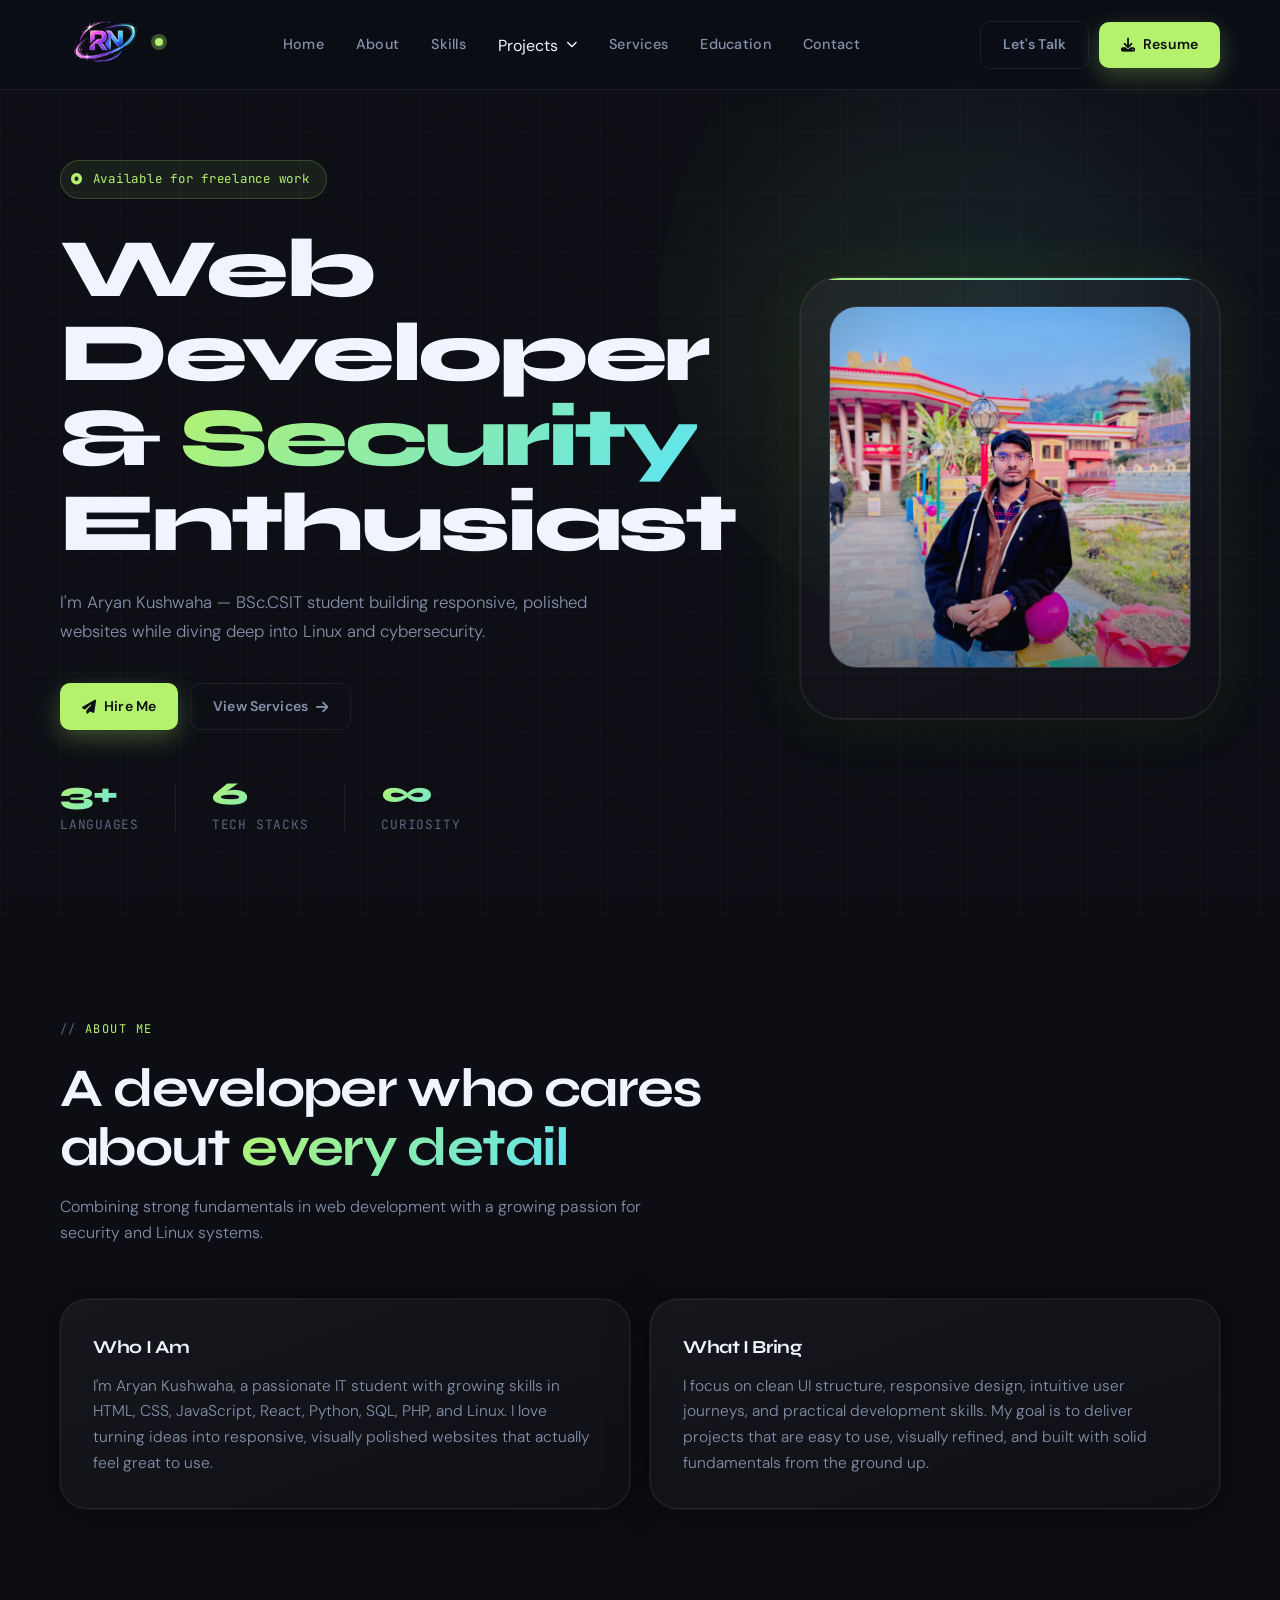
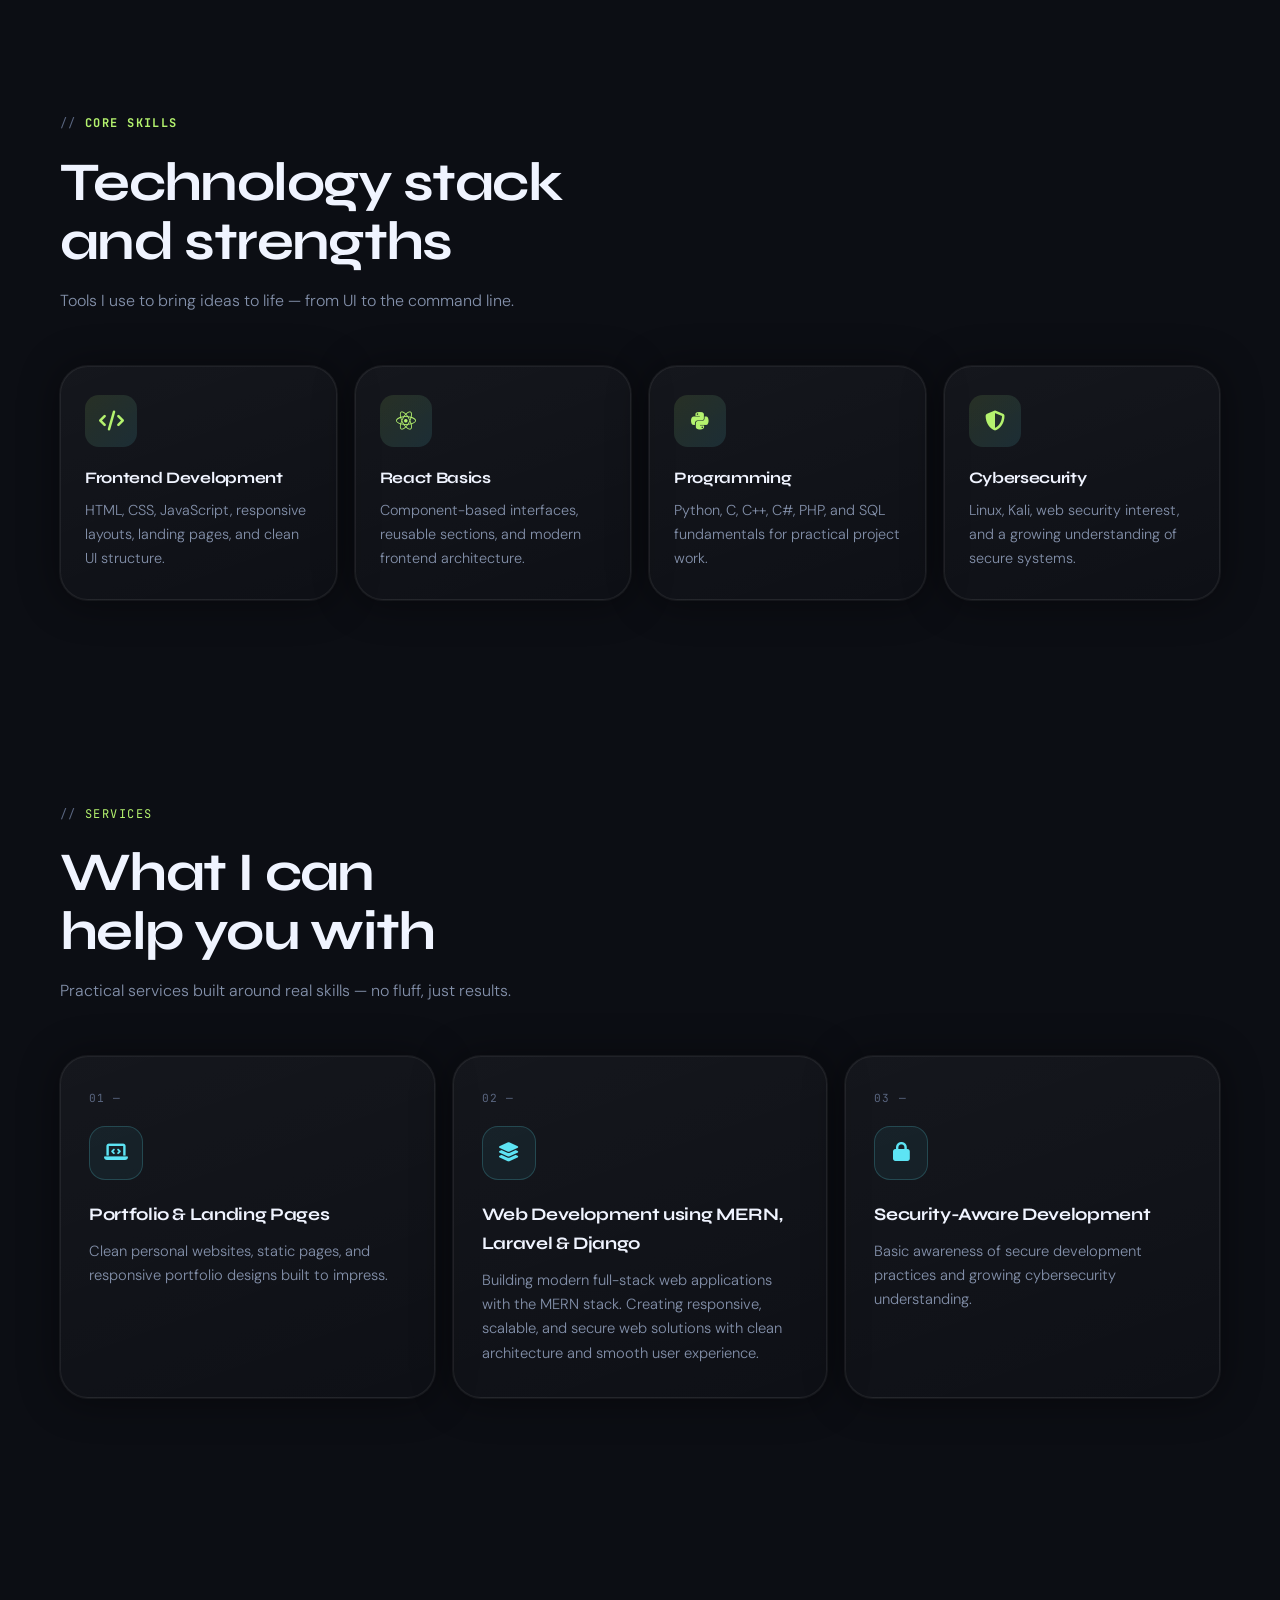
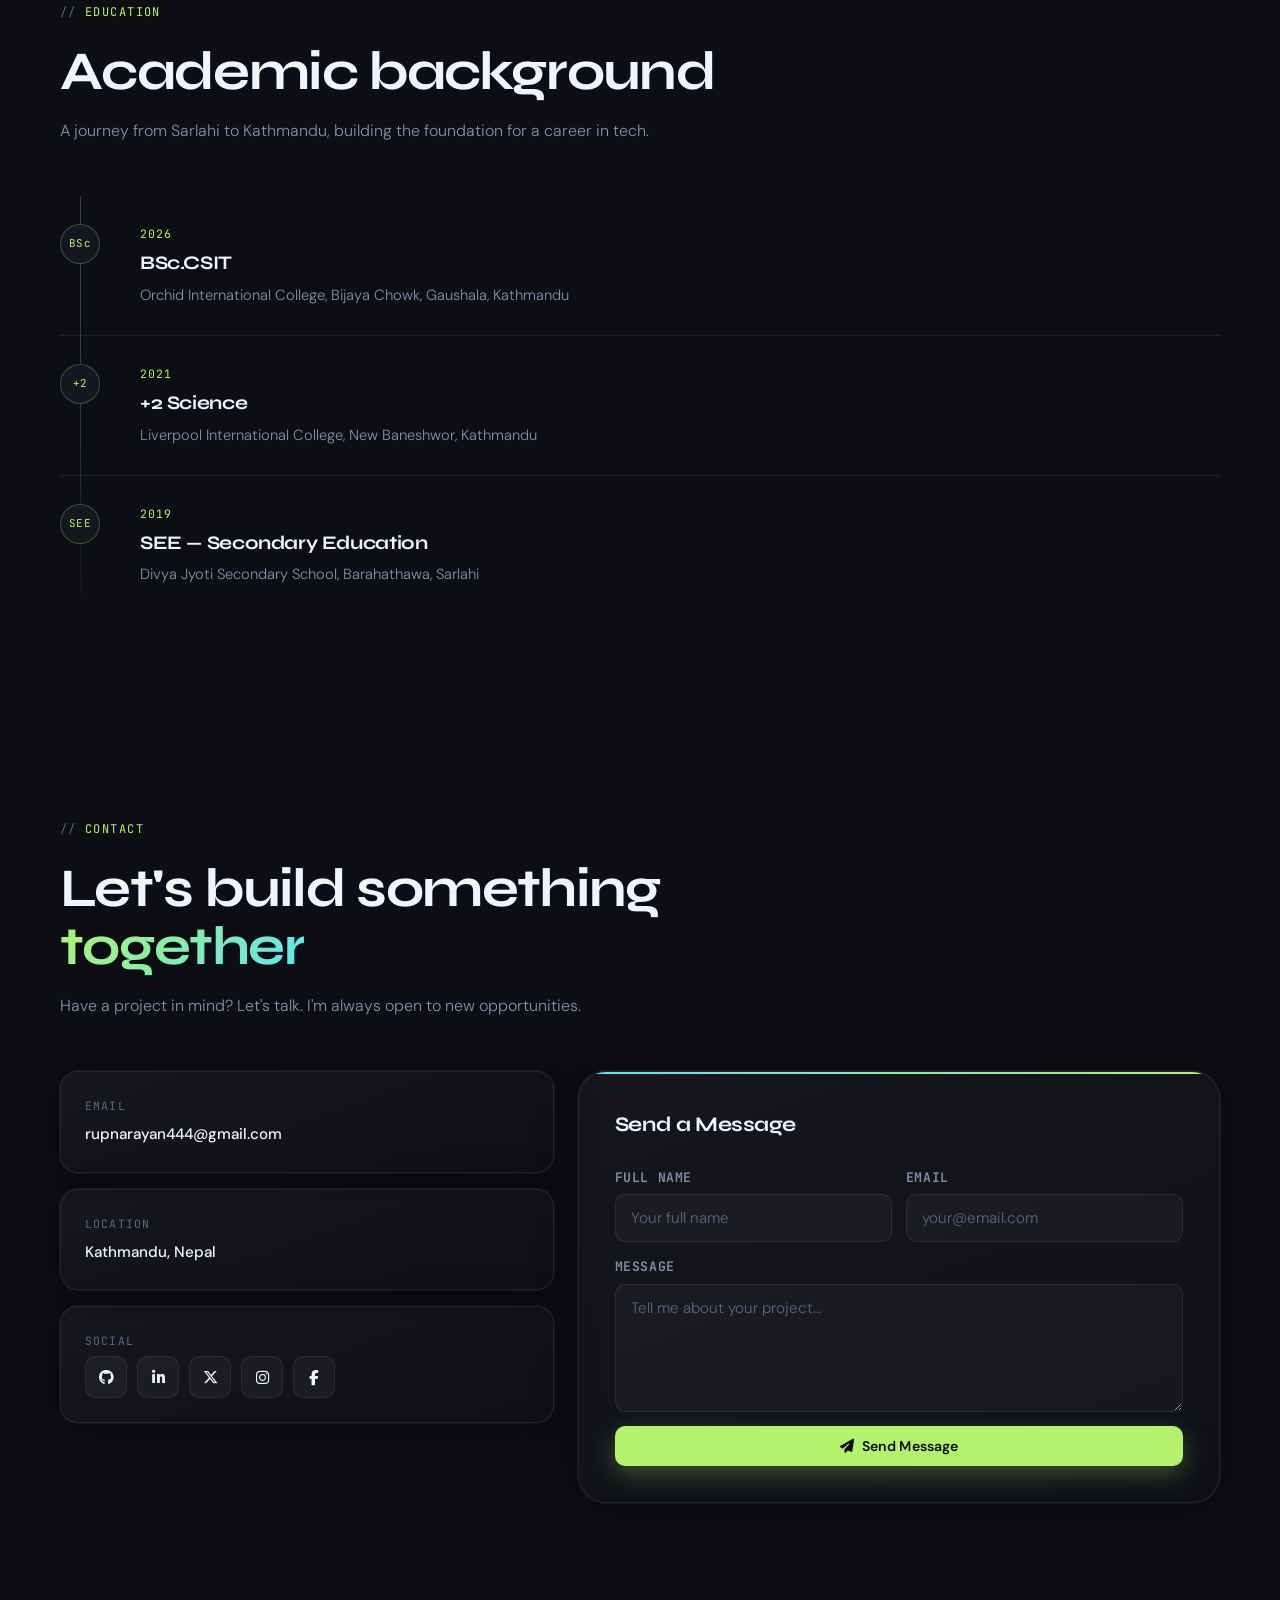
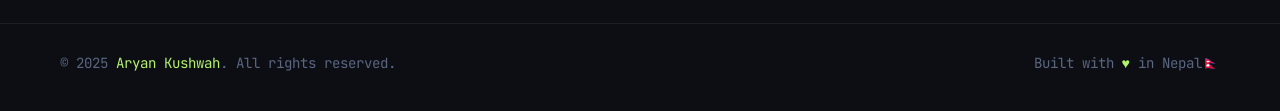
<file: index.html>
<!DOCTYPE html>
<html lang="en">
  <head>
    <meta charset="UTF-8" />

    <meta name="viewport" content="width=device-width, initial-scale=1.0" />

    <link rel="icon" type="image/png" href="./assests/logo.png" />

    <title>Aryan Kushwaha | Portfolio</title>

    <meta
      name="description"
      content="Portfolio of Aryan Kushwaha — BSc.CSIT student, web developer, and aspiring cybersecurity enthusiast."
    />

    <!-- Google Fonts -->
    <link rel="preconnect" href="https://fonts.googleapis.com" />

    <link rel="preconnect" href="https://fonts.gstatic.com" crossorigin />

    <link
      href="https://fonts.googleapis.com/css2?family=Syne:wght@400;500;600;700;800&family=DM+Sans:ital,wght@0,300;0,400;0,500;1,300&family=JetBrains+Mono:wght@400;500&display=swap"
      rel="stylesheet"
    />

    <!-- Font Awesome -->
    <link
      rel="stylesheet"
      href="https://cdnjs.cloudflare.com/ajax/libs/font-awesome/6.5.2/css/all.min.css"
      crossorigin="anonymous"
      referrerpolicy="no-referrer"
    />

    <!-- Main CSS -->
    <link rel="stylesheet" href="./styles.css" />
  </head>

  <body>
    <header class="site-header">
      <div class="container nav">
        <!-- Logo -->
        <a class="brand" href="#home" aria-label="Aryan Kushwaha Home">
          <img
            src="./assests/logo.png"
            alt="Aryan Kushwaha Logo"
            class="brand-logo"
          />

          <span class="brand-dot"></span>
        </a>

        <!-- Mobile Menu Button -->
        <button
          class="menu-btn"
          id="menuBtn"
          type="button"
          aria-label="Toggle navigation"
          aria-expanded="false"
        >
          <i class="fa-solid fa-bars"></i>
        </button>

        <!-- Navigation -->
        <nav class="nav-links" id="navLinks">
          <a href="#home">Home</a>

          <a href="#about">About</a>

          <a href="#skills">Skills</a>

          <!-- PROJECTS DROPDOWN -->

          <div class="nav-projects">
            <button
              class="projects-toggle"
              id="projectsToggle"
              type="button"
              aria-expanded="false"
              aria-haspopup="true"
            >
              <span>Projects</span>
              <i class="fa-solid fa-chevron-down"></i>
            </button>

            <!-- PROJECTS DROPDOWN -->

            <div class="projects-dropdown" id="projectsDropdown">
              <!-- SOLO DEVELOPED -->

              <div class="project-category">
                <div class="project-category-title">
                  <i class="fa-solid fa-user"></i>
                  <span>Solo Developed</span>
                </div>

                <!-- PROJECT 1 -->
                <article class="project-item">
                  <img
                    src="./images/HousePermitPortal.png"
                    alt="House Permit Portal Dashboard"
                    loading="lazy"
                  />

                  <div class="project-info">
                    <h4>House Permit Portal</h4>

                    <p>
                      Your trusted online solution for applying, tracking, and
                      managing house permits
                    </p>

                    <div class="project-links">
                      <a
                        href="https://house-permit-portal.onrender.com/"
                        target="_blank"
                        rel="noopener noreferrer"
                      >
                        View Project
                        <i class="fa-solid fa-arrow-up-right-from-square"></i>
                      </a>
                    </div>
                  </div>
                </article>

                <!-- PROJECT 2 -->
                <article class="project-item">
                  <img
                    src="./images/Mayamilan.png"
                    alt="MayaMilan Dating Dashboard"
                    loading="lazy"
                  />

                  <div class="project-info">
                    <h4>MayaMilan</h4>

                    <p>Real People. Real Connections. Real Love.</p>

                    <div class="project-links">
                      <a
                        href="https://mayamilan.vercel.app/"
                        target="_blank"
                        rel="noopener noreferrer"
                      >
                        View Project
                        <i class="fa-solid fa-arrow-up-right-from-square"></i>
                      </a>
                    </div>
                  </div>
                </article>

                <!-- PROJECT 3 -->
                <article class="project-item">
                  <img
                    src="./images/Gyanodaya Bal Batika School.png"
                    alt="Gyanodaya Bal Batika School Dashboard"
                    loading="lazy"
                  />

                  <div class="project-info">
                    <h4>Gyanodaya Bal Batika School</h4>

                    <p>
                      Building knowledge, character and a brighter future for
                      every student
                    </p>

                    <div class="project-links">
                      <a
                        href="https://gyanodaya-bal-batika-school.vercel.app/"
                        target="_blank"
                        rel="noopener noreferrer"
                      >
                        View Project
                        <i class="fa-solid fa-arrow-up-right-from-square"></i>
                      </a>
                    </div>
                  </div>
                </article>
              </div>

              <!-- CONTRIBUTOR -->

              <div class="project-category">
                <div class="project-category-title">
                  <i class="fa-solid fa-users"></i>
                  <span>Contributor</span>
                </div>

                <!-- PROJECT 2 -->
                <article class="project-item">
                  <img
                    src="./images/starMicroInsurance.jpg"
                    alt="Star Micro Insurance Co. Ltd. Dashboard"
                    loading="lazy"
                  />

                  <div class="project-info">
                    <h4>Star Micro Insurance Co. Ltd.</h4>

                    <p>
                      Responsive star Micro Insurance Co. Ltd. with a modern
                      user interface.
                    </p>

                    <div class="project-links">
                      <a
                        href="https://starmicroinsure.com/"
                        target="_blank"
                        rel="noopener noreferrer"
                      >
                        View Project
                        <i class="fa-solid fa-arrow-up-right-from-square"></i>
                      </a>
                    </div>
                  </div>
                </article>

                <!-- PROJECT 3 -->
                <article class="project-item">
                  <img
                    src="./images/Quiz Battleground.png"
                    alt="Quiz Battleground Website"
                    loading="lazy"
                  />

                  <div class="project-info">
                    <h4>Quiz Battleground</h4>

                    <p>
                      Test your knowledge, challenge your friends, and compete
                      in real-time quiz battles
                    </p>

                    <div class="project-links">
                      <a
                        href="https://quiz-battleground.vercel.app/"
                        target="_blank"
                        rel="noopener noreferrer"
                      >
                        View Project
                        <i class="fa-solid fa-arrow-up-right-from-square"></i>
                      </a>
                    </div>
                  </div>
                </article>
              </div>
            </div>
          </div>

          <a href="#services">Services</a>

          <a href="#education">Education</a>

          <a href="#contact">Contact</a>
        </nav>

        <!-- Navbar Actions -->
        <div class="nav-actions">
          <a class="btn btn-ghost" href="#contact"> Let's Talk </a>

          <a
            class="btn btn-primary"
            href="./assests/Aaryan_Kushawaha_CV.pdf"
            download
          >
            <i class="fa-solid fa-download"></i>

            Resume
          </a>
        </div>
      </div>
    </header>

    <main>
      <!-- HERO -->

      <section class="hero" id="home">
        <div class="hero-glow"></div>

        <div class="container hero-grid">
          <div class="hero-left">
            <div class="hero-badge">
              <i class="fa-solid fa-circle-dot"></i>

              Available for freelance work
            </div>

            <h1>
              Web<br />

              Developer &amp;

              <span class="highlight"> Security </span>

              <br />

              Enthusiast
            </h1>

            <p class="hero-desc">
              I'm Aryan Kushwaha — BSc.CSIT student building responsive,
              polished websites while diving deep into Linux and cybersecurity.
            </p>

            <div class="hero-cta">
              <a class="btn btn-primary" href="#contact">
                <i class="fa-solid fa-paper-plane"></i>

                Hire Me
              </a>

              <a class="btn btn-ghost" href="#services">
                View Services

                <i class="fa-solid fa-arrow-right"></i>
              </a>
            </div>

            <div class="hero-stats">
              <div class="stat">
                <div class="stat-num">3+</div>

                <div class="stat-label">LANGUAGES</div>
              </div>

              <div class="stat-divider"></div>

              <div class="stat">
                <div class="stat-num">6</div>

                <div class="stat-label">TECH STACKS</div>
              </div>

              <div class="stat-divider"></div>

              <div class="stat">
                <div class="stat-num">∞</div>

                <div class="stat-label">CURIOSITY</div>
              </div>
            </div>
          </div>

          <aside class="hero-right">
            <div class="profile-card">
              <div class="profile-img-wrap">
                <img
                  class="profile"
                  src="./images/profile.jpg"
                  alt="Aryan Kushwaha"
                />
              </div>
            </div>
          </aside>
        </div>
      </section>

      <!-- ABOUT -->

      <section class="section" id="about">
        <div class="container">
          <div class="eyebrow anim anim-d1">About Me</div>

          <h2 class="section-title anim anim-d2">
            A developer who cares<br />

            about

            <span class="highlight"> every detail </span>
          </h2>

          <p class="section-sub anim anim-d3">
            Combining strong fundamentals in web development with a growing
            passion for security and Linux systems.
          </p>

          <div class="about-grid">
            <article class="card anim anim-d3">
              <h3>Who I Am</h3>

              <p>
                I'm Aryan Kushwaha, a passionate IT student with growing skills
                in HTML, CSS, JavaScript, React, Python, SQL, PHP, and Linux. I
                love turning ideas into responsive, visually polished websites
                that actually feel great to use.
              </p>
            </article>

            <article class="card anim anim-d4">
              <h3>What I Bring</h3>

              <p>
                I focus on clean UI structure, responsive design, intuitive user
                journeys, and practical development skills. My goal is to
                deliver projects that are easy to use, visually refined, and
                built with solid fundamentals from the ground up.
              </p>
            </article>
          </div>
        </div>
      </section>

      <!-- SKILLS -->

      <section class="section" id="skills">
        <div class="container">
          <div class="eyebrow anim anim-d1">
            <b>Core Skills</b>
          </div>

          <h2 class="section-title anim anim-d2">
            Technology stack<br />

            and strengths
          </h2>

          <p class="section-sub anim anim-d3">
            Tools I use to bring ideas to life — from UI to the command line.
          </p>

          <div class="skills-grid">
            <article class="skill-card anim anim-d2">
              <div class="skill-icon">
                <div class="skill-icon-inner"></div>

                <i class="fa-solid fa-code"></i>
              </div>

              <h3>Frontend Development</h3>

              <p>
                HTML, CSS, JavaScript, responsive layouts, landing pages, and
                clean UI structure.
              </p>
            </article>

            <article class="skill-card anim anim-d3">
              <div class="skill-icon">
                <div class="skill-icon-inner"></div>

                <i class="fa-brands fa-react"></i>
              </div>

              <h3>React Basics</h3>

              <p>
                Component-based interfaces, reusable sections, and modern
                frontend architecture.
              </p>
            </article>

            <article class="skill-card anim anim-d4">
              <div class="skill-icon">
                <div class="skill-icon-inner"></div>

                <i class="fa-brands fa-python"></i>
              </div>

              <h3>Programming</h3>

              <p>
                Python, C, C++, C#, PHP, and SQL fundamentals for practical
                project work.
              </p>
            </article>

            <article class="skill-card anim anim-d5">
              <div class="skill-icon">
                <div class="skill-icon-inner"></div>

                <i class="fa-solid fa-shield-halved"></i>
              </div>

              <h3>Cybersecurity</h3>

              <p>
                Linux, Kali, web security interest, and a growing understanding
                of secure systems.
              </p>
            </article>
          </div>
        </div>
      </section>

      <!-- SERVICES -->

      <section class="section" id="services">
        <div class="container">
          <div class="eyebrow anim anim-d1">Services</div>

          <h2 class="section-title anim anim-d2">
            What I can<br />

            help you with
          </h2>

          <p class="section-sub anim anim-d3">
            Practical services built around real skills — no fluff, just
            results.
          </p>

          <div class="services-grid">
            <article class="service-card anim anim-d2">
              <div class="svc-num">01 —</div>

              <div class="svc-icon">
                <i class="fa-solid fa-laptop-code"></i>
              </div>

              <h3>Portfolio &amp; Landing Pages</h3>

              <p>
                Clean personal websites, static pages, and responsive portfolio
                designs built to impress.
              </p>
            </article>

            <article class="service-card anim anim-d3">
              <div class="svc-num">02 —</div>

              <div class="svc-icon">
                <i class="fa-solid fa-layer-group"></i>
              </div>

              <h3>Web Development using MERN, Laravel &amp; Django</h3>

              <p>
                Building modern full-stack web applications with the MERN stack.
                Creating responsive, scalable, and secure web solutions with
                clean architecture and smooth user experience.
              </p>
            </article>

            <article class="service-card anim anim-d4">
              <div class="svc-num">03 —</div>

              <div class="svc-icon">
                <i class="fa-solid fa-lock"></i>
              </div>

              <h3>Security-Aware Development</h3>

              <p>
                Basic awareness of secure development practices and growing
                cybersecurity understanding.
              </p>
            </article>
          </div>
        </div>
      </section>

      <!-- EDUCATION -->

      <section class="section" id="education">
        <div class="container">
          <div class="eyebrow anim anim-d1">Education</div>

          <h2 class="section-title anim anim-d2">Academic background</h2>

          <p class="section-sub anim anim-d3">
            A journey from Sarlahi to Kathmandu, building the foundation for a
            career in tech.
          </p>

          <div class="education-list">
            <div class="edu-item anim anim-d2">
              <div class="edu-dot">BSc</div>

              <div class="edu-content">
                <div class="edu-year">2026</div>

                <h3>BSc.CSIT</h3>

                <p>
                  Orchid International College, Bijaya Chowk, Gaushala,
                  Kathmandu
                </p>
              </div>
            </div>

            <div class="edu-item anim anim-d3">
              <div class="edu-dot">+2</div>

              <div class="edu-content">
                <div class="edu-year">2021</div>

                <h3>+2 Science</h3>

                <p>Liverpool International College, New Baneshwor, Kathmandu</p>
              </div>
            </div>

            <div class="edu-item anim anim-d4">
              <div class="edu-dot">SEE</div>

              <div class="edu-content">
                <div class="edu-year">2019</div>

                <h3>SEE — Secondary Education</h3>

                <p>Divya Jyoti Secondary School, Barahathawa, Sarlahi</p>
              </div>
            </div>
          </div>
        </div>
      </section>

      <!-- CONTACT -->

      <section class="section" id="contact">
        <div class="container">
          <div class="eyebrow anim anim-d1">Contact</div>

          <h2 class="section-title anim anim-d2">
            Let's build something<br />

            <span class="highlight"> together </span>
          </h2>

          <p class="section-sub anim anim-d3">
            Have a project in mind? Let's talk. I'm always open to new
            opportunities.
          </p>

          <div class="contact-grid">
            <!-- Contact Information -->

            <div class="contact-info anim anim-d3">
              <div class="contact-block">
                <div class="contact-block-label">Email</div>

                <a href="mailto:rupnarayan444@gmail.com">
                  rupnarayan444@gmail.com
                </a>
              </div>

              <div class="contact-block">
                <div class="contact-block-label">Location</div>

                <span> Kathmandu, Nepal </span>
              </div>

              <div class="contact-block">
                <div class="contact-block-label">Social</div>

                <div class="socials">
                  <a
                    class="social-btn"
                    href="https://github.com/aryankushwaha444"
                    target="_blank"
                    rel="noopener noreferrer"
                    aria-label="GitHub"
                  >
                    <i class="fa-brands fa-github"></i>
                  </a>

                  <a
                    class="social-btn"
                    href="https://www.linkedin.com/in/aryan-kushwaha-47479033b"
                    target="_blank"
                    rel="noopener noreferrer"
                    aria-label="LinkedIn"
                  >
                    <i class="fa-brands fa-linkedin-in"></i>
                  </a>

                  <a
                    class="social-btn"
                    href="https://x.com/aryanku22800630?s=21"
                    target="_blank"
                    rel="noopener noreferrer"
                    aria-label="Twitter/X"
                  >
                    <i class="fa-brands fa-x-twitter"></i>
                  </a>

                  <a
                    class="social-btn"
                    href="https://www.instagram.com/r_yan_62"
                    target="_blank"
                    rel="noopener noreferrer"
                    aria-label="Instagram"
                  >
                    <i class="fa-brands fa-instagram"></i>
                  </a>

                  <a
                    class="social-btn"
                    href="https://www.facebook.com/rupnarayan444/"
                    target="_blank"
                    rel="noopener noreferrer"
                    aria-label="Facebook"
                  >
                    <i class="fa-brands fa-facebook-f"></i>
                  </a>
                </div>
              </div>
            </div>

            <!-- Contact Form -->

            <article class="form-card anim anim-d4">
              <h3>Send a Message</h3>

              <form
                id="contactForm"
                action="https://api.web3forms.com/submit"
                method="POST"
              >
                <input
                  type="hidden"
                  name="access_key"
                  value="d75f84be-ef22-4efa-91eb-52a25806c8be"
                />

                <input
                  type="hidden"
                  name="subject"
                  value="New Portfolio Contact Message"
                />

                <input type="checkbox" name="botcheck" class="botcheck" />

                <div class="form-row">
                  <div class="field">
                    <label for="name"> Full Name </label>

                    <input
                      type="text"
                      id="name"
                      name="name"
                      placeholder="Your full name"
                      required
                    />
                  </div>

                  <div class="field">
                    <label for="email"> Email </label>

                    <input
                      type="email"
                      id="email"
                      name="email"
                      placeholder="your@email.com"
                      required
                    />
                  </div>
                </div>

                <div class="field">
                  <label for="message"> Message </label>

                  <textarea
                    id="message"
                    name="message"
                    rows="5"
                    placeholder="Tell me about your project..."
                    required
                  ></textarea>
                </div>

                <button
                  id="submitBtn"
                  class="btn btn-primary submit-btn"
                  type="submit"
                >
                  <i class="fa-solid fa-paper-plane"></i>
                  Send Message
                </button>
              </form>

              <!-- Rate Limit Message -->

              <p id="rateLimitMsg" class="form-message rate-limit-message"></p>

              <!-- Validation Message -->

              <p id="validationMsg" class="form-message validation-message"></p>
            </article>
          </div>
        </div>
      </section>
    </main>

    <!-- FOOTER -->

    <footer class="site-footer">
      <div class="container footer-row">
        <p>
          © 2025
          <span>Aryan Kushwah</span>. All rights reserved.
        </p>

        <p>
          Built with
          <span>♥</span>
          in Nepal<span>🇳🇵</span>
        </p>
      </div>
    </footer>

    <script>
      // MOBILE NAVIGATION

      const menuBtn = document.getElementById("menuBtn");
      const navLinks = document.getElementById("navLinks");

      if (menuBtn && navLinks) {
        menuBtn.addEventListener("click", function (event) {
          event.stopPropagation();

          const isOpen = navLinks.classList.toggle("open");

          // Hamburger active state
          menuBtn.classList.toggle("active", isOpen);

          // Accessibility
          menuBtn.setAttribute("aria-expanded", isOpen ? "true" : "false");
        });
      }

      // PROJECTS DROPDOWN

      const projectsToggle = document.getElementById("projectsToggle");
      const projectsNav = document.querySelector(".nav-projects");
      const projectsDropdown = document.getElementById("projectsDropdown");

      if (projectsToggle && projectsNav) {
        // Open / close Projects
        projectsToggle.addEventListener("click", function (event) {
          event.stopPropagation();

          const isOpen = projectsNav.classList.toggle("open");

          projectsToggle.setAttribute(
            "aria-expanded",
            isOpen ? "true" : "false"
          );
        });

        // Prevent dropdown from triggering outside click
        if (projectsDropdown) {
          projectsDropdown.addEventListener("click", function (event) {
            event.stopPropagation();
          });
        }

        // Close Projects when clicking outside
        document.addEventListener("click", function (event) {
          if (!projectsNav.contains(event.target)) {
            projectsNav.classList.remove("open");

            projectsToggle.setAttribute("aria-expanded", "false");
          }
        });

        // Close Projects after clicking a project
        document
          .querySelectorAll(".projects-dropdown a")
          .forEach(function (link) {
            link.addEventListener("click", function () {
              projectsNav.classList.remove("open");

              projectsToggle.setAttribute("aria-expanded", "false");
            });
          });
      }

      // CLOSE MOBILE MENU

      document.querySelectorAll(".nav-links > a").forEach(function (link) {
        link.addEventListener("click", function () {
          if (navLinks) {
            navLinks.classList.remove("open");
          }

          if (menuBtn) {
            menuBtn.classList.remove("active");

            menuBtn.setAttribute("aria-expanded", "false");
          }
        });
      });

      // CLOSE MOBILE MENU
      // WHEN CLICKING OUTSIDE NAVBAR

      document.addEventListener("click", function (event) {
        const nav = document.querySelector(".site-header");

        if (!nav || !navLinks || !menuBtn) return;

        // Only do this if mobile menu is open
        if (!navLinks.classList.contains("open")) {
          return;
        }

        // Click outside the entire navbar
        if (!nav.contains(event.target)) {
          navLinks.classList.remove("open");

          menuBtn.classList.remove("active");

          menuBtn.setAttribute("aria-expanded", "false");

          // Also close Projects
          if (projectsNav) {
            projectsNav.classList.remove("open");
          }

          if (projectsToggle) {
            projectsToggle.setAttribute("aria-expanded", "false");
          }
        }
      });

      // SCROLL ANIMATIONS

      const observer = new IntersectionObserver(
        (entries) => {
          entries.forEach((entry) => {
            if (entry.isIntersecting) {
              entry.target.classList.add("visible");

              observer.unobserve(entry.target);
            }
          });
        },
        {
          threshold: 0.12,
        }
      );

      document
        .querySelectorAll(".anim")
        .forEach((element) => observer.observe(element));
    </script>
  </body>
</html>
</file>
<file: styles.css>
:root {
  --ink: #0c0e14;
  --ink-soft: #14171f;
  --ink-muted: #1c2030;
  --surface: #1e2235;
  --rim: rgba(255, 255, 255, 0.07);

  --snow: #f0f4ff;
  --mist: #8491ab;
  --fog: #5a6680;

  --lime: #b4f26e;
  --lime-deep: #7abf2e;
  --cyan: #5de4f4;
  --coral: #ff6b52;

  --grad-hero: linear-gradient(135deg, var(--lime) 0%, var(--cyan) 100%);
  --grad-card: linear-gradient(
    160deg,
    rgba(255, 255, 255, 0.04) 0%,
    rgba(255, 255, 255, 0.01) 100%
  );

  --font-display: "Syne", sans-serif;
  --font-body: "DM Sans", sans-serif;
  --font-mono: "JetBrains Mono", monospace;

  --r-sm: 10px;
  --r-md: 18px;
  --r-lg: 28px;
  --r-xl: 40px;

  --shadow-card: 0 2px 40px rgba(0, 0, 0, 0.45), 0 0 0 1px var(--rim);
  --shadow-glow: 0 0 60px rgba(180, 242, 110, 0.12);

  --max: 1160px;
  --ease: cubic-bezier(0.23, 1, 0.32, 1);
}

/* RESET & BASE */
*,
*::before,
*::after {
  margin: 0;
  padding: 0;
  box-sizing: border-box;
}
html {
  scroll-behavior: smooth;
  font-size: 16px;
}

body {
  font-family: var(--font-body);
  background-color: var(--ink);
  color: var(--snow);
  line-height: 1.65;
  overflow-x: hidden;
  padding-top: 72px;
}

/* Subtle noise texture overlay */
body::before {
  content: "";
  position: fixed;
  inset: 0;
  pointer-events: none;
  z-index: 0;
  background-image: url("data:image/svg+xml,%3Csvg xmlns='http://www.w3.org/2000/svg' width='300' height='300'%3E%3Cfilter id='n'%3E%3CfeTurbulence type='fractalNoise' baseFrequency='0.75' stitchTiles='stitch'/%3E%3C/filter%3E%3Crect width='300' height='300' filter='url(%23n)' opacity='0.03'/%3E%3C/svg%3E");
  opacity: 0.5;
}

a {
  color: inherit;
  text-decoration: none;
}
button {
  font-family: inherit;
  cursor: pointer;
}

.container {
  width: min(100% - 2.5rem, var(--max));
  margin-inline: auto;
  position: relative;
  z-index: 1;
}

/* UTILITY */

.section {
  padding: 100px 0;
}

.eyebrow {
  display: inline-flex;
  align-items: center;
  gap: 8px;
  font-family: var(--font-mono);
  font-size: 0.75rem;
  letter-spacing: 0.12em;
  text-transform: uppercase;
  color: var(--lime);
  margin-bottom: 20px;
}
.eyebrow::before {
  content: "//";
  color: var(--fog);
}

.section-title {
  font-family: var(--font-display);
  font-size: clamp(2.2rem, 4.5vw, 3.4rem);
  font-weight: 700;
  line-height: 1.08;
  letter-spacing: -0.03em;
  margin-bottom: 16px;
}

.section-sub {
  max-width: 600px;
  color: var(--mist);
  font-size: 1rem;
  font-weight: 300;
  margin-bottom: 52px;
}

.highlight {
  background: var(--grad-hero);
  -webkit-background-clip: text;
  -webkit-text-fill-color: transparent;
  background-clip: text;
}

/* HEADER / NAV */

.site-header {
  position: fixed;
  top: 0;
  left: 0;
  width: 100%;
  z-index: 1000;
  padding: 0;
}

.site-header {
  position: fixed;
  top: 0;
  left: 0;
  width: 100%;
  min-height: 72px;
  z-index: 1000;
  padding: 0;
}

.site-header::before {
  content: "";
  position: absolute;
  inset: 0;

  background: rgba(12, 14, 20, 0.7);

  backdrop-filter: blur(20px) saturate(180%);
  -webkit-backdrop-filter: blur(20px) saturate(180%);

  border-bottom: 1px solid var(--rim);
}

.nav {
  position: relative;
  min-height: 72px;

  display: flex;
  align-items: center;
  justify-content: space-between;

  gap: 16px;
}

.brand {
  font-family: var(--font-display);
  font-size: 1.35rem;
  font-weight: 800;
  letter-spacing: -0.04em;
  display: flex;
  align-items: center;
  gap: 3px;
}
.brand-logo {
  width: 90px;
  object-fit: contain;
  display: block;
  flex-shrink: 0;
}
.brand-dot {
  display: inline-block;
  width: 8px;
  height: 8px;
  border-radius: 50%;
  background: var(--lime);
  margin-left: 2px;
  position: relative;
  top: -3px;
}
.brand-dot::after {
  content: "";
  position: absolute;
  inset: -4px;
  border-radius: 50%;
  background: rgba(180, 242, 110, 0.3);
  animation: pulse 2.2s ease-in-out infinite;
}
@keyframes pulse {
  0%,
  100% {
    transform: scale(1);
    opacity: 1;
  }
  50% {
    transform: scale(1.6);
    opacity: 0;
  }
}

.nav-links {
  display: flex;
  align-items: center;
  gap: 32px;
}
.nav-links a {
  font-size: 0.9rem;
  font-weight: 500;
  color: var(--mist);
  letter-spacing: 0.02em;
  position: relative;
  transition: color 0.2s;
}
.nav-links a::after {
  content: "";
  position: absolute;
  bottom: -4px;
  left: 0;
  width: 0;
  height: 1px;
  background: var(--lime);
  transition: width 0.3s var(--ease);
}
.nav-links a:hover {
  color: var(--snow);
}
.nav-links a:hover::after {
  width: 100%;
}

.nav-actions {
  display: flex;
  gap: 10px;
  align-items: center;
}

.btn {
  display: inline-flex;
  align-items: center;
  gap: 8px;
  padding: 11px 22px;
  border-radius: var(--r-sm);
  font-size: 0.88rem;
  font-weight: 600;
  letter-spacing: 0.01em;
  transition: transform 0.22s var(--ease), box-shadow 0.22s var(--ease);
  border: none;
}
.btn:hover {
  transform: translateY(-2px);
}

.btn-primary {
  background: var(--lime);
  color: var(--ink);
  box-shadow: 0 8px 24px rgba(180, 242, 110, 0.28);
}
.btn-primary:hover {
  box-shadow: 0 14px 32px rgba(180, 242, 110, 0.38);
}

.btn-ghost {
  background: transparent;
  color: var(--mist);
  border: 1px solid var(--rim);
}
.btn-ghost:hover {
  color: var(--snow);
  border-color: rgba(255, 255, 255, 0.18);
  background: rgba(255, 255, 255, 0.04);
}

.menu-btn {
  display: none;
  width: 44px;
  height: 44px;
  border-radius: var(--r-sm);
  border: 1px solid var(--rim);
  background: rgba(255, 255, 255, 0.04);
  color: var(--snow);
  align-items: center;
  justify-content: center;
}

.hero {
  padding: 88px 0 80px;
  position: relative;
}

/* Background grid lines */
.hero::before {
  content: "";
  position: absolute;
  inset: 0;
  background-image: linear-gradient(
      rgba(255, 255, 255, 0.025) 1px,
      transparent 1px
    ),
    linear-gradient(90deg, rgba(255, 255, 255, 0.025) 1px, transparent 1px);
  background-size: 60px 60px;
  pointer-events: none;
}

/* Big ambient glow */
.hero-glow {
  position: absolute;
  top: -120px;
  right: -80px;
  width: 700px;
  height: 700px;
  border-radius: 50%;
  background: radial-gradient(
      circle,
      rgba(93, 228, 244, 0.07) 0%,
      transparent 65%
    ),
    radial-gradient(
      circle at 30% 60%,
      rgba(180, 242, 110, 0.06) 0%,
      transparent 55%
    );
  pointer-events: none;
  z-index: 0;
}

.hero-grid {
  display: grid;
  grid-template-columns: 1fr 420px;
  gap: 56px;
  align-items: center;
  position: relative;
  z-index: 1;
}

.hero-badge {
  display: inline-flex;
  align-items: center;
  gap: 10px;
  padding: 8px 16px 8px 10px;
  border-radius: 999px;
  background: rgba(180, 242, 110, 0.08);
  border: 1px solid rgba(180, 242, 110, 0.2);
  font-family: var(--font-mono);
  font-size: 0.78rem;
  color: var(--lime);
  letter-spacing: 0.06em;
  margin-bottom: 28px;
  width: fit-content;
}
.hero-badge i {
  font-size: 0.7rem;
}

.hero h1 {
  font-family: var(--font-display);
  font-size: clamp(3rem, 6.5vw, 5.2rem);
  font-weight: 800;
  line-height: 1.02;
  letter-spacing: -0.04em;
  margin-bottom: 22px;
}

.hero-desc {
  max-width: 560px;
  color: var(--mist);
  font-size: 1.05rem;
  font-weight: 300;
  margin-bottom: 38px;
  line-height: 1.7;
}

.hero-cta {
  display: flex;
  flex-wrap: wrap;
  gap: 12px;
  margin-bottom: 48px;
}

.hero-stats {
  display: flex;
  gap: 36px;
}
.stat {
}
.stat-num {
  font-family: var(--font-display);
  font-size: 2rem;
  font-weight: 800;
  line-height: 1;
  letter-spacing: -0.04em;
  background: var(--grad-hero);
  -webkit-background-clip: text;
  -webkit-text-fill-color: transparent;
  background-clip: text;
}
.stat-label {
  font-size: 0.8rem;
  color: var(--fog);
  margin-top: 4px;
  font-family: var(--font-mono);
  letter-spacing: 0.06em;
}
.stat-divider {
  width: 1px;
  background: var(--rim);
  align-self: stretch;
  margin: 4px 0;
}

/* Profile card */
.profile-card {
  position: relative;
  border-radius: var(--r-xl);
  background: var(--grad-card);
  border: 1px solid var(--rim);
  box-shadow: var(--shadow-card), var(--shadow-glow);
  overflow: hidden;
  padding: 28px;
}
.profile-card::before {
  content: "";
  position: absolute;
  top: 0;
  left: 0;
  right: 0;
  height: 2px;
  background: var(--grad-hero);
}

.profile-img-wrap {
  width: 100%;
  aspect-ratio: 1;
  border-radius: var(--r-lg);
  overflow: hidden;
  border: 1px solid rgba(255, 255, 255, 0.1);
  background: var(--surface);
  margin-bottom: 22px;
  position: relative;
}
.profile-img-wrap img {
  width: 100%;
  height: 100%;
  object-fit: cover;
}
.profile-img-wrap::after {
  content: "";
  position: absolute;
  inset: 0;
  background: linear-gradient(to top, rgba(12, 14, 20, 0.4), transparent 50%);
}

.tech-chips {
  display: grid;
  grid-template-columns: 1fr 1fr;
  gap: 8px;
}
.chip {
  display: flex;
  align-items: center;
  gap: 8px;
  padding: 10px 12px;
  background: rgba(255, 255, 255, 0.04);
  border: 1px solid rgba(255, 255, 255, 0.07);
  border-radius: var(--r-sm);
  font-size: 0.85rem;
  color: var(--snow);
  transition: background 0.2s, border-color 0.2s, transform 0.2s;
}
.chip:hover {
  background: rgba(255, 255, 255, 0.07);
  border-color: rgba(180, 242, 110, 0.2);
  transform: translateY(-1px);
}
.chip i {
  color: var(--lime);
  font-size: 0.9rem;
}

/* ABOUT */

.about-grid {
  display: grid;
  grid-template-columns: 1fr 1fr;
  gap: 20px;
}
.card {
  padding: 32px;
  border-radius: var(--r-lg);
  background: var(--grad-card);
  border: 1px solid var(--rim);
  box-shadow: var(--shadow-card);
  transition: border-color 0.3s, transform 0.3s var(--ease);
}
.card:hover {
  border-color: rgba(180, 242, 110, 0.15);
  transform: translateY(-3px);
}
.card h3 {
  font-family: var(--font-display);
  font-size: 1.15rem;
  font-weight: 700;
  margin-bottom: 12px;
  letter-spacing: -0.02em;
}
.card p,
.card li {
  color: var(--mist);
  font-weight: 300;
  font-size: 0.97rem;
}

/* SKILLS */

.skills-grid {
  display: grid;
  grid-template-columns: repeat(4, 1fr);
  gap: 18px;
}
.skill-card {
  padding: 28px 24px;
  border-radius: var(--r-lg);
  background: var(--grad-card);
  border: 1px solid var(--rim);
  box-shadow: var(--shadow-card);
  position: relative;
  overflow: hidden;
  transition: border-color 0.3s, transform 0.3s var(--ease);
}
.skill-card::before {
  content: "";
  position: absolute;
  top: 0;
  left: 0;
  right: 0;
  height: 1px;
  background: linear-gradient(
    90deg,
    transparent,
    rgba(180, 242, 110, 0.4),
    transparent
  );
  transform: scaleX(0);
  transition: transform 0.4s var(--ease);
}
.skill-card:hover::before {
  transform: scaleX(1);
}
.skill-card:hover {
  border-color: rgba(180, 242, 110, 0.18);
  transform: translateY(-4px);
}

.skill-icon {
  width: 52px;
  height: 52px;
  display: flex;
  align-items: center;
  justify-content: center;
  border-radius: 14px;
  margin-bottom: 18px;
  font-size: 1.25rem;
  position: relative;
}
.skill-icon-inner {
  position: absolute;
  inset: 0;
  border-radius: 14px;
  background: var(--grad-hero);
  opacity: 0.12;
}
.skill-icon i {
  color: var(--lime);
  position: relative;
  z-index: 1;
}

.skill-card h3 {
  font-family: var(--font-display);
  font-size: 1rem;
  font-weight: 700;
  margin-bottom: 8px;
  letter-spacing: -0.02em;
}
.skill-card p {
  color: var(--mist);
  font-size: 0.9rem;
  font-weight: 300;
}

/* SERVICES */

.services-grid {
  display: grid;
  grid-template-columns: repeat(3, 1fr);
  gap: 18px;
}
.service-card {
  padding: 32px 28px;
  border-radius: var(--r-lg);
  background: var(--grad-card);
  border: 1px solid var(--rim);
  box-shadow: var(--shadow-card);
  position: relative;
  overflow: hidden;
  transition: border-color 0.3s, transform 0.3s var(--ease);
}
.service-card:hover {
  border-color: rgba(93, 228, 244, 0.2);
  transform: translateY(-4px);
}

.svc-num {
  font-family: var(--font-mono);
  font-size: 0.7rem;
  color: var(--fog);
  letter-spacing: 0.1em;
  margin-bottom: 18px;
}

.svc-icon {
  width: 54px;
  height: 54px;
  display: flex;
  align-items: center;
  justify-content: center;
  border-radius: 16px;
  border: 1px solid rgba(93, 228, 244, 0.2);
  background: rgba(93, 228, 244, 0.06);
  font-size: 1.2rem;
  color: var(--cyan);
  margin-bottom: 20px;
  transition: background 0.3s, border-color 0.3s;
}
.service-card:hover .svc-icon {
  background: rgba(93, 228, 244, 0.12);
  border-color: rgba(93, 228, 244, 0.35);
}

.service-card h3 {
  font-family: var(--font-display);
  font-size: 1.1rem;
  font-weight: 700;
  margin-bottom: 10px;
  letter-spacing: -0.02em;
}
.service-card p {
  color: var(--mist);
  font-size: 0.92rem;
  font-weight: 300;
}

/* EDUCATION */

.education-list {
  display: grid;
  gap: 0;
  position: relative;
}
.education-list::before {
  content: "";
  position: absolute;
  left: 20px;
  top: 0;
  bottom: 0;
  width: 1px;
  background: linear-gradient(to bottom, var(--lime), var(--cyan), transparent);
  opacity: 0.25;
}

.edu-item {
  display: grid;
  grid-template-columns: 56px 1fr;
  gap: 24px;
  padding: 28px 0;
  border-bottom: 1px solid var(--rim);
  position: relative;
}
.edu-item:last-child {
  border-bottom: none;
}

.edu-dot {
  width: 40px;
  height: 40px;
  border-radius: 50%;
  background: var(--ink-soft);
  border: 1px solid rgba(180, 242, 110, 0.25);
  display: flex;
  align-items: center;
  justify-content: center;
  font-family: var(--font-mono);
  font-size: 0.68rem;
  color: var(--lime);
  letter-spacing: 0.02em;
  flex-shrink: 0;
  position: relative;
  z-index: 1;
}

.edu-content {
}
.edu-year {
  font-family: var(--font-mono);
  font-size: 0.72rem;
  color: var(--lime);
  letter-spacing: 0.1em;
  margin-bottom: 4px;
}
.edu-content h3 {
  font-family: var(--font-display);
  font-size: 1.2rem;
  font-weight: 700;
  letter-spacing: -0.02em;
  margin-bottom: 4px;
}
.edu-content p {
  color: var(--mist);
  font-size: 0.92rem;
  font-weight: 300;
}

.contact-grid {
  display: grid;
  grid-template-columns: 1fr 1.3fr;
  gap: 24px;
  align-items: start;
}

.contact-info {
  display: flex;
  flex-direction: column;
  gap: 16px;
}

.contact-block {
  padding: 24px;
  border-radius: var(--r-md);
  background: var(--grad-card);
  border: 1px solid var(--rim);
  box-shadow: var(--shadow-card);
  transition: border-color 0.3s, transform 0.3s;
}
.contact-block:hover {
  border-color: rgba(255, 255, 255, 0.12);
  transform: translateX(4px);
}

.contact-block-label {
  font-family: var(--font-mono);
  font-size: 0.72rem;
  color: var(--fog);
  letter-spacing: 0.1em;
  text-transform: uppercase;
  margin-bottom: 6px;
}
.contact-block a,
.contact-block span {
  font-size: 0.95rem;
  color: var(--snow);
  font-weight: 500;
}
.contact-block a:hover {
  color: var(--lime);
}

.socials {
  display: flex;
  gap: 10px;
  flex-wrap: wrap;
  margin-top: 4px;
}
.social-btn {
  width: 42px;
  height: 42px;
  border-radius: var(--r-sm);
  display: flex;
  align-items: center;
  justify-content: center;
  background: rgba(255, 255, 255, 0.04);
  border: 1px solid var(--rim);
  color: var(--mist);
  font-size: 0.95rem;
  transition: background 0.2s, color 0.2s, border-color 0.2s, transform 0.2s;
}
.social-btn:hover {
  background: rgba(180, 242, 110, 0.1);
  border-color: rgba(180, 242, 110, 0.25);
  color: var(--lime);
  transform: translateY(-2px);
}

/* Contact Form */

.botcheck {
  display: none;
}

/* Submit button */
.submit-btn {
  width: 100%;
  justify-content: center;
}

/* Form messages */
.form-message {
  margin-top: 12px;
  font-size: 0.9rem;
  display: none;
}

.rate-limit-message,
.validation-message {
  color: var(--coral);
}

.validation-message {
  margin-top: 8px;
}

.form-card {
  padding: 36px;
  border-radius: var(--r-lg);
  background: var(--grad-card);
  border: 1px solid var(--rim);
  box-shadow: var(--shadow-card);
  position: relative;
  overflow: hidden;
}
.form-card::before {
  content: "";
  position: absolute;
  top: 0;
  left: 0;
  right: 0;
  height: 2px;
  background: linear-gradient(90deg, var(--cyan), var(--lime));
}
.form-card h3 {
  font-family: var(--font-display);
  font-size: 1.3rem;
  font-weight: 700;
  letter-spacing: -0.02em;
  margin-bottom: 24px;
}

.form-row {
  display: grid;
  grid-template-columns: 1fr 1fr;
  gap: 14px;
}

.field {
  display: flex;
  flex-direction: column;
  gap: 6px;
  margin-bottom: 14px;
}
.field label {
  font-size: 0.82rem;
  font-weight: 600;
  color: var(--mist);
  letter-spacing: 0.04em;
  text-transform: uppercase;
  font-family: var(--font-mono);
}

.field input,
.field textarea {
  width: 100%;
  padding: 13px 15px;
  border-radius: var(--r-sm);
  border: 1px solid rgba(255, 255, 255, 0.08);
  background: rgba(255, 255, 255, 0.03);
  color: var(--snow);
  font-family: var(--font-body);
  font-size: 0.95rem;
  font-weight: 300;
  outline: none;
  transition: border-color 0.2s, box-shadow 0.2s, background 0.2s;
  resize: vertical;
}
.field input::placeholder,
.field textarea::placeholder {
  color: var(--fog);
}
.field input:focus,
.field textarea:focus {
  border-color: rgba(180, 242, 110, 0.4);
  background: rgba(255, 255, 255, 0.05);
  box-shadow: 0 0 0 3px rgba(180, 242, 110, 0.08);
}

/* FOOTER */

.site-footer {
  padding: 28px 0 36px;
  border-top: 1px solid var(--rim);
  margin-top: 20px;
}
.footer-row {
  display: flex;
  align-items: center;
  justify-content: space-between;
  gap: 12px;
  flex-wrap: wrap;
}
.footer-row p {
  color: var(--fog);
  font-size: 0.88rem;
  font-family: var(--font-mono);
}
.footer-row span {
  color: var(--lime);
}

/* ENTRANCE ANIMATIONS */

@keyframes fadeUp {
  from {
    opacity: 0;
    transform: translateY(28px);
  }
  to {
    opacity: 1;
    transform: translateY(0);
  }
}
@keyframes fadeIn {
  from {
    opacity: 0;
  }
  to {
    opacity: 1;
  }
}

.anim {
  opacity: 0;
}
.anim.visible {
  animation: fadeUp 0.65s var(--ease) forwards;
}
.anim-d1 {
  animation-delay: 0.05s;
}
.anim-d2 {
  animation-delay: 0.12s;
}
.anim-d3 {
  animation-delay: 0.2s;
}
.anim-d4 {
  animation-delay: 0.28s;
}
.anim-d5 {
  animation-delay: 0.36s;
}

/* Hero direct animation */
.hero-left > * {
  opacity: 0;
  transform: translateY(20px);
  animation: fadeUp 0.7s var(--ease) forwards;
}
.hero-left > *:nth-child(1) {
  animation-delay: 0.1s;
}
.hero-left > *:nth-child(2) {
  animation-delay: 0.2s;
}
.hero-left > *:nth-child(3) {
  animation-delay: 0.3s;
}
.hero-left > *:nth-child(4) {
  animation-delay: 0.4s;
}
.hero-left > *:nth-child(5) {
  animation-delay: 0.5s;
}
.hero-right {
  opacity: 0;
  animation: fadeIn 0.9s var(--ease) 0.5s forwards;
}

/* RESPONSIVE */

@media (max-width: 1024px) {
  .skills-grid {
    grid-template-columns: 1fr 1fr;
  }
  .hero-grid {
    grid-template-columns: 1fr;
  }
  .hero-right {
    max-width: 400px;
  }
  .contact-grid {
    grid-template-columns: 1fr;
  }
}

@media (max-width: 925px) {
  .nav-links {
    display: none;
  }
  .menu-btn {
    display: flex;
  }
  .nav-links.open {
    display: flex;
    flex-direction: column;
    align-items: flex-start;
    gap: 4px;
    position: absolute;
    top: 100%;
    left: 0;
    right: 0;
    padding: 16px 20px;
    background: rgba(12, 14, 20, 0.95);
    border-bottom: 1px solid var(--rim);
  }
  .nav-links.open a {
    padding: 10px 0;
    width: 100%;
    border-bottom: 1px solid var(--rim);
  }
  .nav-links.open a:last-child {
    border-bottom: none;
  }
  .nav-actions .btn-ghost {
    display: none;
  }

  .section {
    padding: 72px 0;
  }
  .hero {
    padding: 52px 0 56px;
  }

  .about-grid,
  .services-grid,
  .skills-grid {
    grid-template-columns: 1fr;
  }
  .form-row {
    grid-template-columns: 1fr;
  }
  .hero-stats {
    gap: 20px;
  }
}

/* PROJECTS NAVIGATION */

.nav-projects {
  position: relative;
}

/* Projects button */

.projects-toggle {
  display: inline-flex;
  align-items: center;
  gap: 8px;

  border: none;
  background: transparent;

  color: inherit;

  font-family: inherit;
  font-size: inherit;

  cursor: pointer;

  padding: 8px 0;
}

/* Chevron */

.projects-toggle i {
  font-size: 0.7rem;

  transition: transform 0.25s ease;
}

/* Rotate arrow when open */

.nav-projects.open .projects-toggle i {
  transform: rotate(180deg);
}

/* DROPDOWN */

.projects-dropdown {
  position: absolute;

  top: calc(100% + 15px);
  left: 50%;

  transform: translateX(-50%) translateY(-10px);

  width: 390px;
  max-height: 75vh;

  overflow-y: auto;

  padding: 16px;

  background: var(--ink);

  border: 1px solid rgba(0, 0, 0, 0.08);

  border-radius: 16px;

  box-shadow: 0 20px 50px rgba(0, 0, 0, 0.15);

  opacity: 0;
  visibility: hidden;

  pointer-events: none;

  transition: opacity 0.25s ease, transform 0.25s ease, visibility 0.25s ease;

  z-index: 9999;
}

/* OPEN STATE */

.nav-projects.open .projects-dropdown {
  opacity: 1;

  visibility: visible;

  pointer-events: auto;

  transform: translateX(-50%) translateY(0);
}

/* PROJECT CATEGORY */

.project-category {
  margin-bottom: 18px;
}

.project-category:last-child {
  margin-bottom: 0;
}

/* Category heading */

.project-category-title {
  display: flex;
  align-items: center;

  gap: 8px;

  margin-bottom: 10px;
  padding: 5px 4px;

  font-family: "JetBrains Mono", monospace;

  font-size: 0.72rem;

  font-weight: 600;

  text-transform: uppercase;

  letter-spacing: 0.08em;

  opacity: 0.65;
}

.project-category-title i {
  font-size: 0.75rem;
}

/* PROJECT ITEM */

.project-item {
  display: flex;

  gap: 13px;

  padding: 11px;

  margin-bottom: 10px;

  border-radius: 12px;

  background: rgba(0, 0, 0, 0.035);

  border: 1px solid transparent;

  transition: transform 0.2s ease, border-color 0.2s ease, background 0.2s ease;
}

.project-item:last-child {
  margin-bottom: 0;
}

.project-item:hover {
  transform: translateY(-2px);

  border-color: rgba(0, 0, 0, 0.1);

  background: rgba(0, 0, 0, 0.055);
}

/* PROJECT IMAGE */

.project-item > img {
  width: 105px;
  height: 78px;
  flex-shrink: 0;
  object-fit: cover;
  border-radius: 9px;
  display: block;
}

/* PROJECT INFORMATION */

.project-info {
  min-width: 0;

  flex: 1;
}

.project-info h4 {
  margin: 0 0 4px;

  font-size: 0.95rem;

  font-weight: 700;
}

.project-info p {
  margin: 0 0 8px;

  font-size: 0.76rem;

  line-height: 1.45;

  opacity: 0.65;
}

/* PROJECT LINKS */

.project-links {
  display: flex;

  align-items: center;

  gap: 10px;
}

.project-links a {
  display: inline-flex;

  align-items: center;

  gap: 5px;

  font-size: 0.73rem;

  font-weight: 600;

  text-decoration: none;

  color: inherit;
}

.project-links a:hover {
  opacity: 0.65;
}

.project-links .github-link {
  width: 28px;
  height: 28px;

  display: inline-flex;

  align-items: center;
  justify-content: center;

  border-radius: 50%;

  background: rgba(0, 0, 0, 0.5);
}

.project-links .github-link i {
  font-size: 0.85rem;
}

/* MOBILE PROJECTS DROPDOWN — POPUP */

@media (max-width: 925px) {
  /* Projects wrapper */
  .nav-projects {
    position: static;
  }

  /* Projects popup */
  .projects-dropdown {
    position: fixed;
    top: 50%;
    left: 50%;

    width: min(90vw, 360px);
    max-height: 70vh;
    overflow-y: auto;

    transform: translate(-50%, -50%) scale(0.95);

    background: rgba(15, 18, 25, 0.98);
    border: 1px solid var(--rim);
    border-radius: 16px;

    padding: 12px;

    box-shadow: 0 20px 60px rgba(0, 0, 0, 0.55),
      0 0 30px rgba(198, 255, 0, 0.08);

    z-index: 2000;

    opacity: 0;
    visibility: hidden;
    pointer-events: none;

    transition: opacity 0.2s ease, transform 0.2s ease, visibility 0.2s ease;
  }

  /* When Projects is opened */
  .nav-projects.open .projects-dropdown,
  .nav-projects.active .projects-dropdown,
  .projects-dropdown.show {
    opacity: 1;
    visibility: visible;
    pointer-events: auto;

    transform: translate(-50%, -50%) scale(1);
  }

  /* Project items */
  .projects-dropdown .project-item {
    display: block;
    width: 100%;

    padding: 14px 16px;
    margin-bottom: 6px;

    border-radius: 10px;
  }

  .projects-dropdown .project-item:last-child {
    margin-bottom: 0;
  }

  /* Hover / touch */
  .projects-dropdown .project-item:hover {
    background: rgba(198, 255, 0, 0.08);
  }
}
</file>
